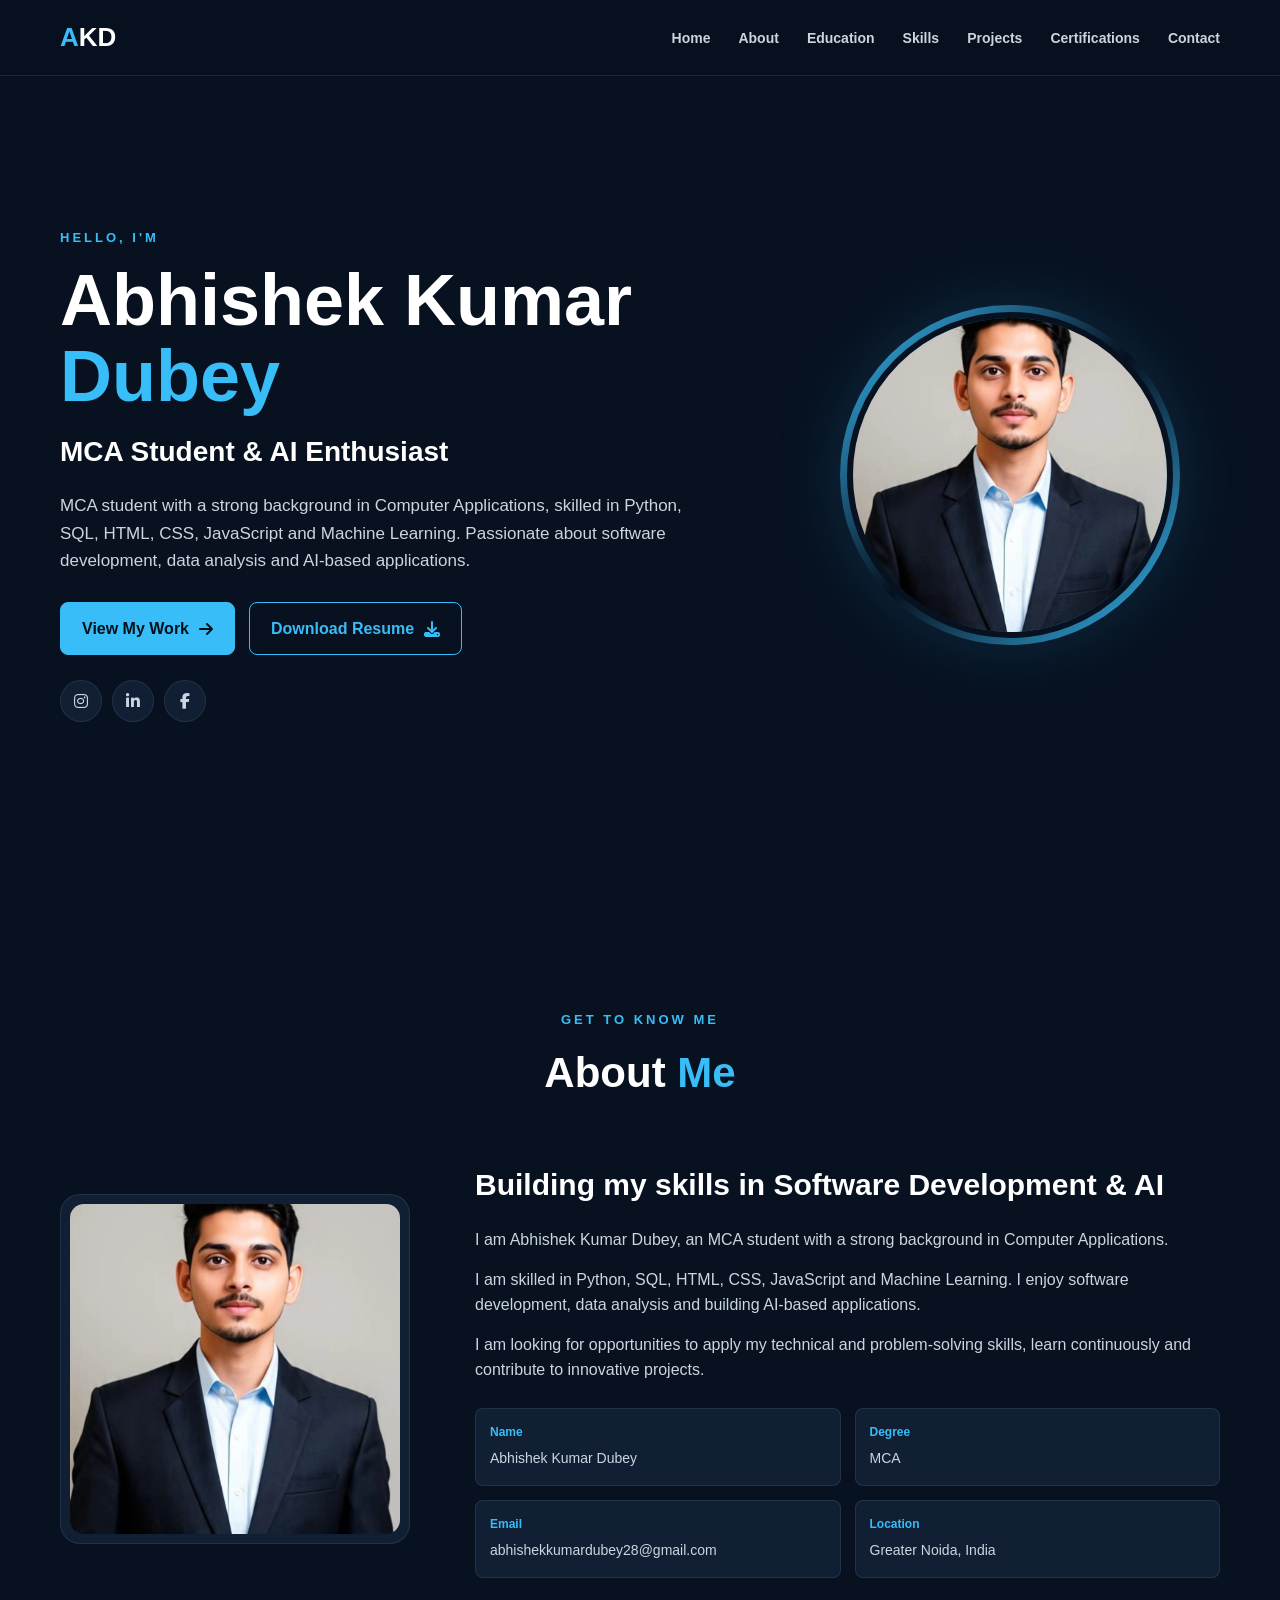
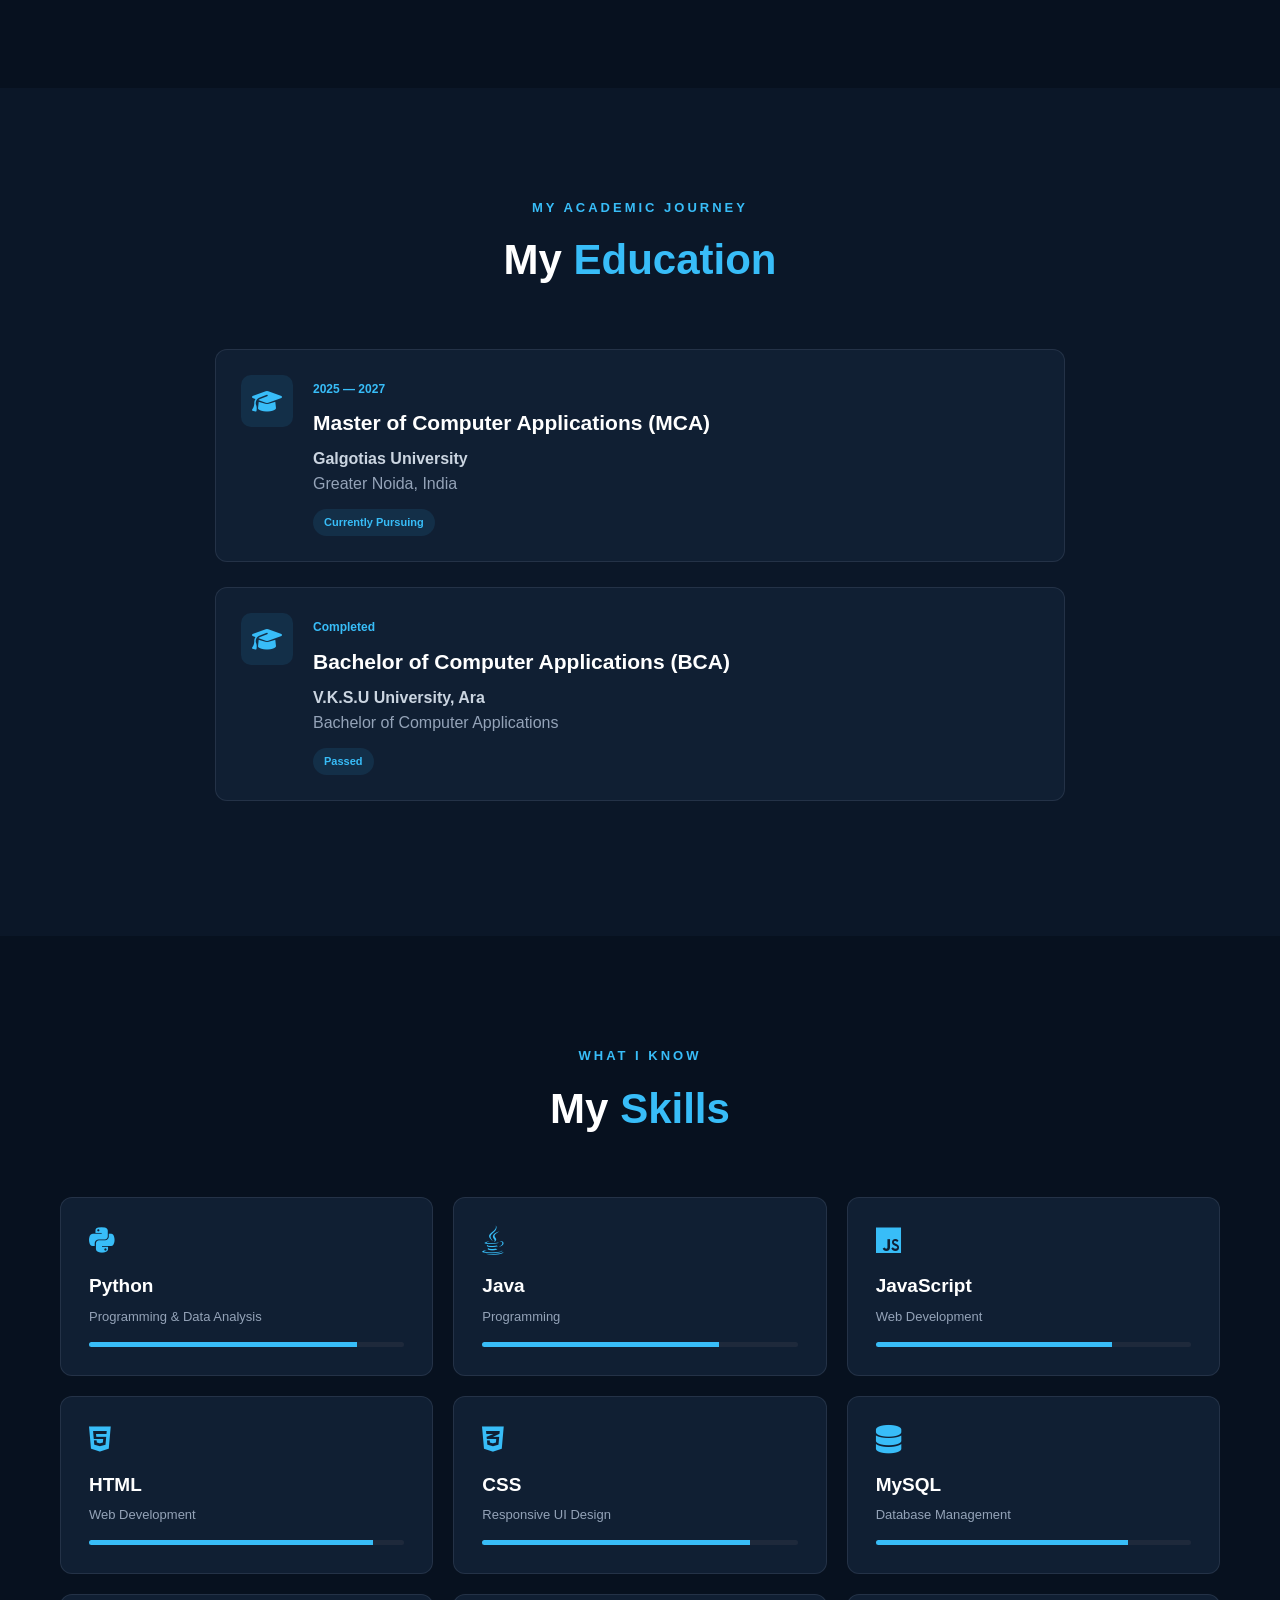
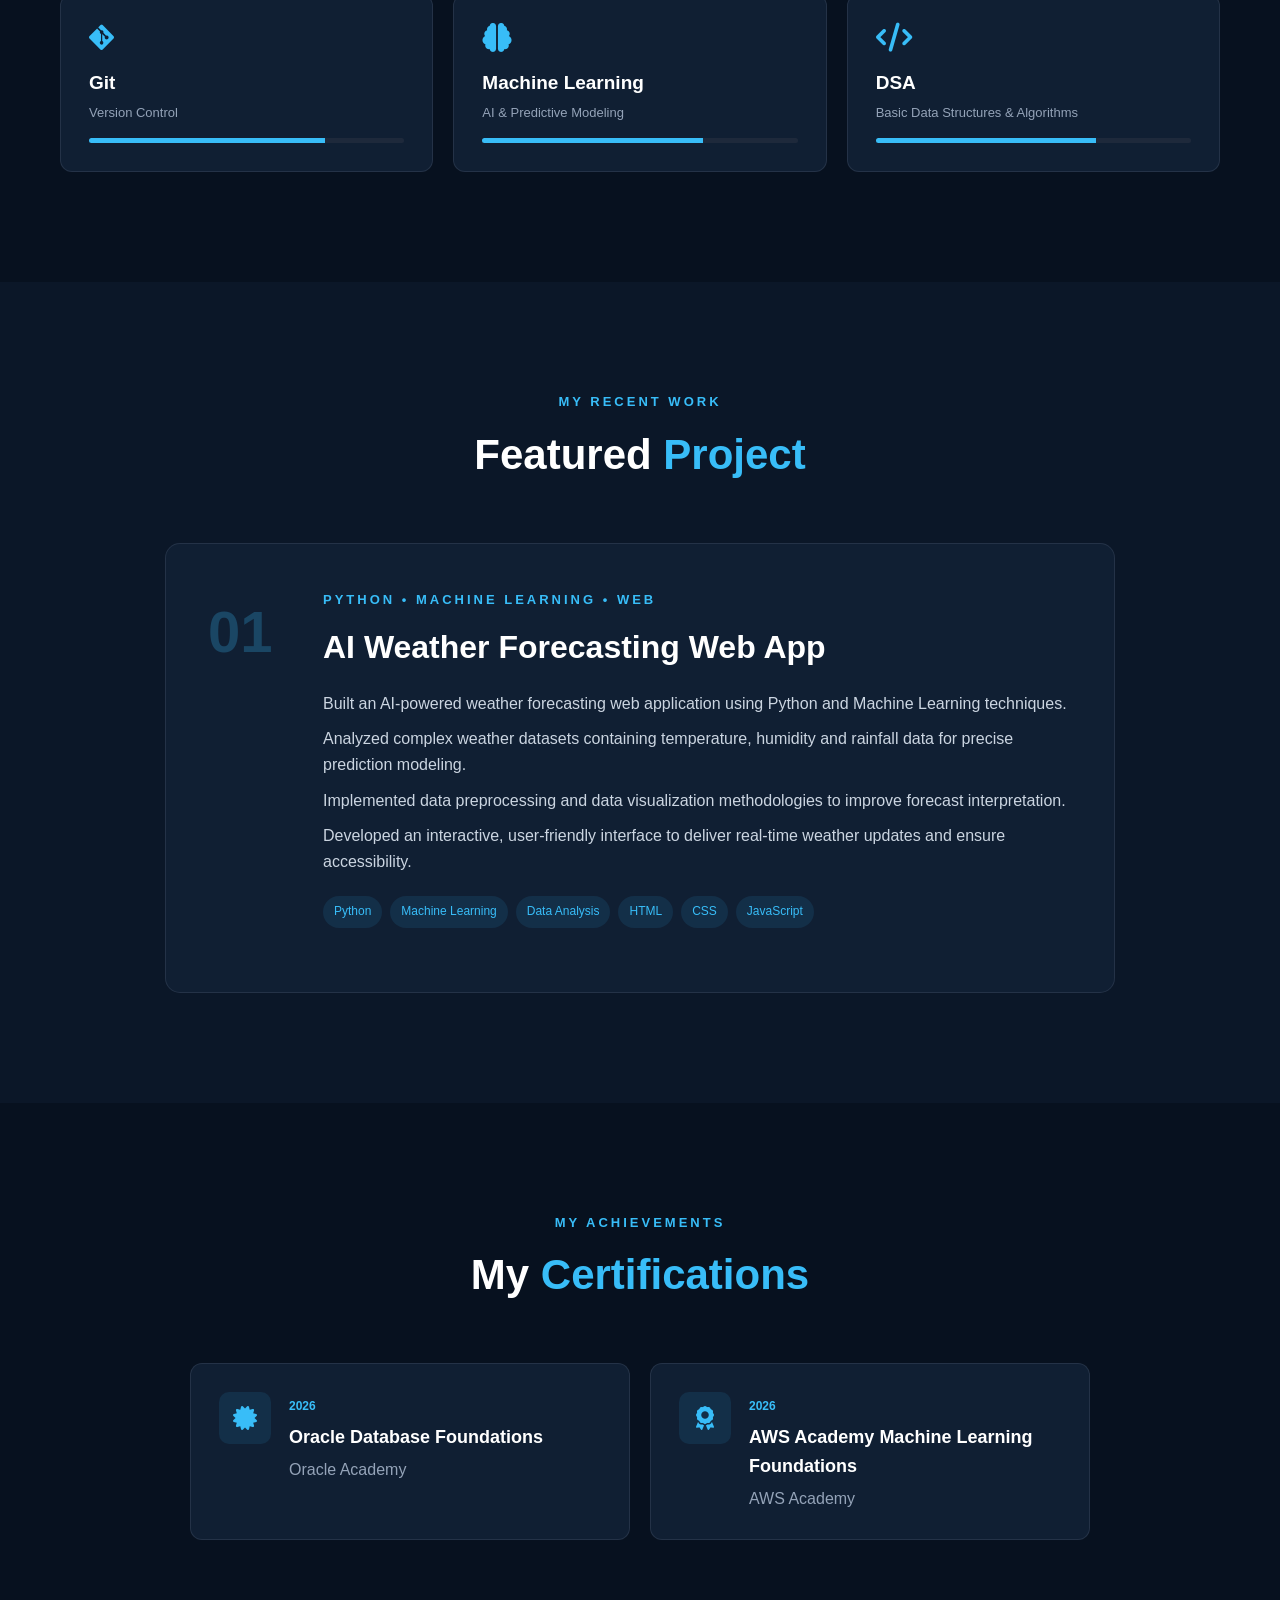
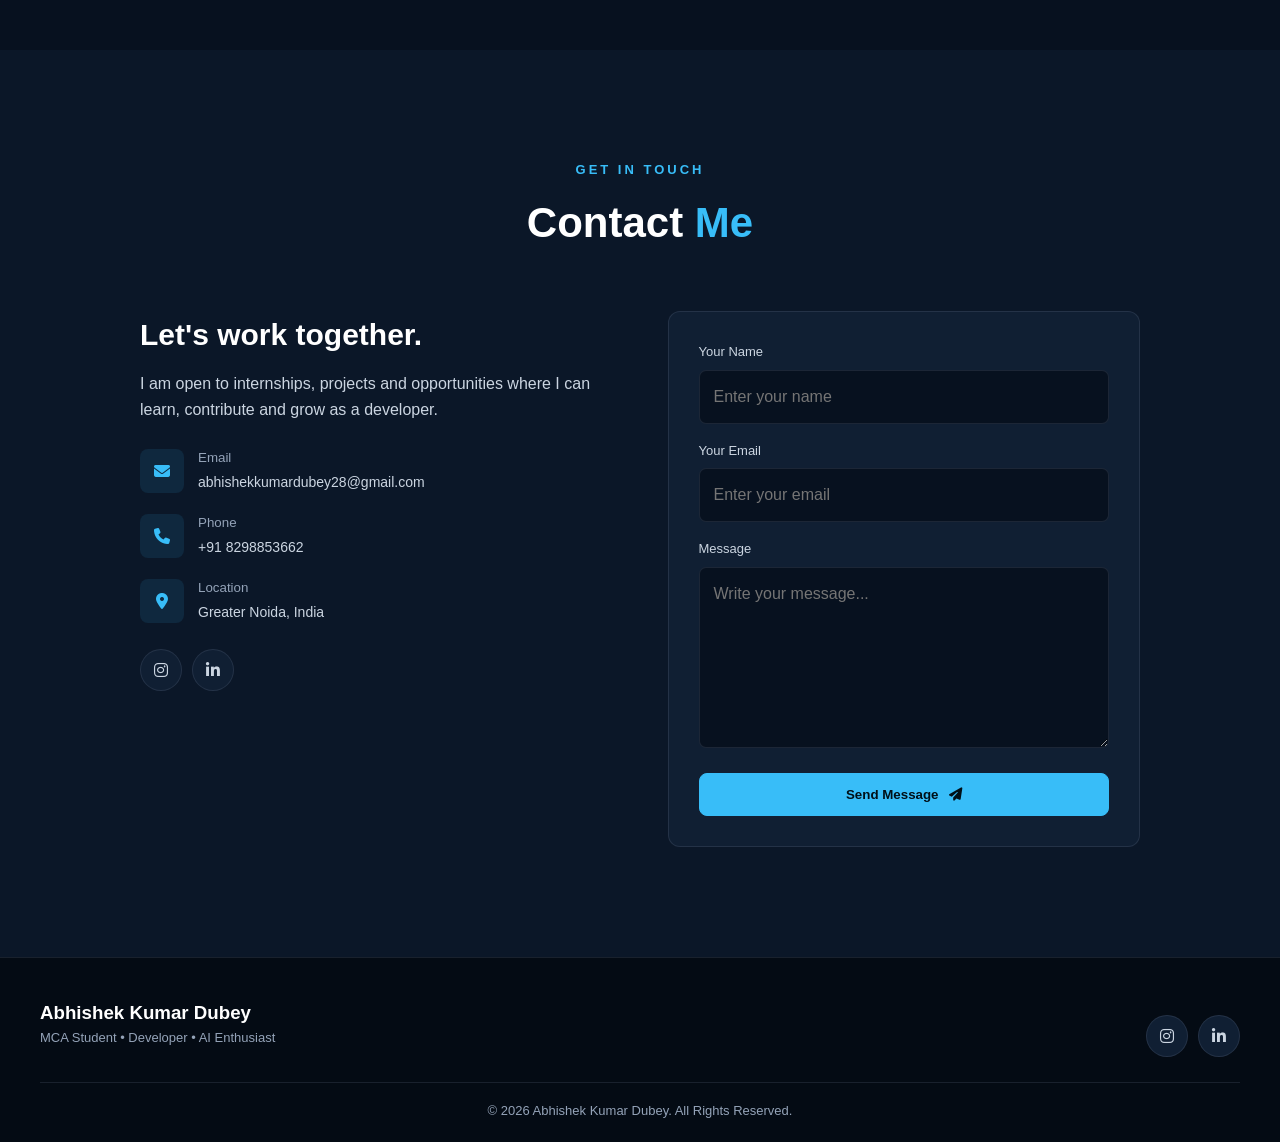
<file: index.html>
<!DOCTYPE html>
<html lang="en">
<head>
    <meta charset="UTF-8">
    <meta name="viewport" content="width=device-width, initial-scale=1.0">
    <meta name="description" content="Portfolio of Abhishek Kumar Dubey - MCA Student, Developer and AI Enthusiast.">
    <title>Abhishek Kumar Dubey | Portfolio</title>
    <link rel="stylesheet" href="style.css">
    <link rel="stylesheet" href="https://cdnjs.cloudflare.com/ajax/libs/font-awesome/6.5.2/css/all.min.css">
</head>
<body>

<header class="header">
    <nav class="navbar">
        <a href="#home" class="logo"><span>A</span>KD</a>

        <button class="menu-btn" id="menuBtn" aria-label="Open menu">
            <i class="fa-solid fa-bars"></i>
        </button>

        <ul class="nav-links" id="navLinks">
            <li><a href="#home">Home</a></li>
            <li><a href="#about">About</a></li>
            <li><a href="#education">Education</a></li>
            <li><a href="#skills">Skills</a></li>
            <li><a href="#projects">Projects</a></li>
            <li><a href="#certifications">Certifications</a></li>
            <li><a href="#contact">Contact</a></li>
        </ul>
    </nav>
</header>

<main>
<section class="hero" id="home">
    <div class="hero-content reveal">
        <p class="eyebrow">HELLO, I'M</p>
        <h1>Abhishek Kumar <span>Dubey</span></h1>
        <h2>MCA Student &amp; AI Enthusiast</h2>
        <p class="hero-text">
            MCA student with a strong background in Computer Applications,
            skilled in Python, SQL, HTML, CSS, JavaScript and Machine Learning.
            Passionate about software development, data analysis and AI-based applications.
        </p>

        <div class="hero-buttons">
            <a class="btn primary" href="#projects">View My Work <i class="fa-solid fa-arrow-right"></i></a>
            <a class="btn secondary" href="resume.pdf" download>Download Resume <i class="fa-solid fa-download"></i></a>
        </div>

        <div class="socials">
            <a href="https://www.instagram.com/iam__abhishek02" target="_blank" rel="noopener noreferrer" aria-label="Instagram">
                <i class="fa-brands fa-instagram"></i>
            </a>
            <a href="https://www.linkedin.com/in/abhishek-dubey-3974a4411" target="_blank" rel="noopener noreferrer" aria-label="LinkedIn">
                <i class="fa-brands fa-linkedin-in"></i>
            </a>
            <a href="https://www.facebook.com/chhotupandiAkd"
   target="_blank"
   rel="noopener noreferrer"
   aria-label="Facebook">
    <i class="fa-brands fa-facebook-f"></i>
</a>
        </div>
    </div>

    <div class="hero-photo reveal">
        <div class="photo-ring">
            <img src="my-profile.jpg2.jpeg" alt="Abhishek Kumar Dubey">
        </div>
    </div>
</section>

<section class="section" id="about">
    <div class="section-title">
        <p>GET TO KNOW ME</p>
        <h2>About <span>Me</span></h2>
    </div>

    <div class="about-grid">
        <div class="about-image reveal">
            <img src="my-profile.jpg2.jpeg" alt="Abhishek Kumar Dubey">
        </div>

        <div class="about-text reveal">
            <h3>Building my skills in Software Development &amp; AI</h3>
            <p>
                I am Abhishek Kumar Dubey, an MCA student with a strong background
                in Computer Applications.
            </p>
            <p>
                I am skilled in Python, SQL, HTML, CSS, JavaScript and Machine Learning.
                I enjoy software development, data analysis and building AI-based applications.
            </p>
            <p>
                I am looking for opportunities to apply my technical and problem-solving
                skills, learn continuously and contribute to innovative projects.
            </p>

            <div class="info-grid">
                <div><strong>Name</strong><span>Abhishek Kumar Dubey</span></div>
                <div><strong>Degree</strong><span>MCA</span></div>
                <div><strong>Email</strong><span>abhishekkumardubey28@gmail.com</span></div>
                <div><strong>Location</strong><span>Greater Noida, India</span></div>
            </div>
        </div>
    </div>
</section>

<section class="section alt" id="education">
    <div class="section-title">
        <p>MY ACADEMIC JOURNEY</p>
        <h2>My <span>Education</span></h2>
    </div>

    <div class="timeline">
        <article class="timeline-card reveal">
            <div class="timeline-icon"><i class="fa-solid fa-graduation-cap"></i></div>
            <div>
                <span class="date">2025 — 2027</span>
                <h3>Master of Computer Applications (MCA)</h3>
                <h4>Galgotias University</h4>
                <p>Greater Noida, India</p>
                <span class="badge">Currently Pursuing</span>
            </div>
        </article>

        <article class="timeline-card reveal">
            <div class="timeline-icon"><i class="fa-solid fa-graduation-cap"></i></div>
            <div>
                <span class="date">Completed</span>
                <h3>Bachelor of Computer Applications (BCA)</h3>
                <h4>V.K.S.U University, Ara</h4>
                <p>Bachelor of Computer Applications</p>
                <span class="badge">Passed</span>
            </div>
        </article>
    </div>
</section>

<section class="section" id="skills">
    <div class="section-title">
        <p>WHAT I KNOW</p>
        <h2>My <span>Skills</span></h2>
    </div>

    <div class="skills-grid">
        <article class="skill-card reveal"><i class="fa-brands fa-python"></i><h3>Python</h3><p>Programming &amp; Data Analysis</p><div class="bar"><span style="width:85%"></span></div></article>
        <article class="skill-card reveal"><i class="fa-brands fa-java"></i><h3>Java</h3><p>Programming</p><div class="bar"><span style="width:75%"></span></div></article>
        <article class="skill-card reveal"><i class="fa-brands fa-js"></i><h3>JavaScript</h3><p>Web Development</p><div class="bar"><span style="width:75%"></span></div></article>
        <article class="skill-card reveal"><i class="fa-brands fa-html5"></i><h3>HTML</h3><p>Web Development</p><div class="bar"><span style="width:90%"></span></div></article>
        <article class="skill-card reveal"><i class="fa-brands fa-css3-alt"></i><h3>CSS</h3><p>Responsive UI Design</p><div class="bar"><span style="width:85%"></span></div></article>
        <article class="skill-card reveal"><i class="fa-solid fa-database"></i><h3>MySQL</h3><p>Database Management</p><div class="bar"><span style="width:80%"></span></div></article>
        <article class="skill-card reveal"><i class="fa-brands fa-git-alt"></i><h3>Git</h3><p>Version Control</p><div class="bar"><span style="width:75%"></span></div></article>
        <article class="skill-card reveal"><i class="fa-solid fa-brain"></i><h3>Machine Learning</h3><p>AI &amp; Predictive Modeling</p><div class="bar"><span style="width:70%"></span></div></article>
        <article class="skill-card reveal"><i class="fa-solid fa-code"></i><h3>DSA</h3><p>Basic Data Structures &amp; Algorithms</p><div class="bar"><span style="width:70%"></span></div></article>
    </div>
</section>

<section class="section alt" id="projects">
    <div class="section-title">
        <p>MY RECENT WORK</p>
        <h2>Featured <span>Project</span></h2>
    </div>

    <article class="project-card reveal">
        <div class="project-number">01</div>
        <div>
            <span class="project-type">PYTHON • MACHINE LEARNING • WEB</span>
            <h3>AI Weather Forecasting Web App</h3>
            <p>Built an AI-powered weather forecasting web application using Python and Machine Learning techniques.</p>
            <p>Analyzed complex weather datasets containing temperature, humidity and rainfall data for precise prediction modeling.</p>
            <p>Implemented data preprocessing and data visualization methodologies to improve forecast interpretation.</p>
            <p>Developed an interactive, user-friendly interface to deliver real-time weather updates and ensure accessibility.</p>

            <div class="tags">
                <span>Python</span><span>Machine Learning</span><span>Data Analysis</span>
                <span>HTML</span><span>CSS</span><span>JavaScript</span>
            </div>
        </div>
    </article>
</section>

<section class="section" id="certifications">
    <div class="section-title">
        <p>MY ACHIEVEMENTS</p>
        <h2>My <span>Certifications</span></h2>
    </div>

    <div class="cert-grid">
        <article class="cert-card reveal">
            <div class="cert-icon"><i class="fa-solid fa-certificate"></i></div>
            <div><span class="date">2026</span><h3>Oracle Database Foundations</h3><p>Oracle Academy</p></div>
        </article>

        <article class="cert-card reveal">
            <div class="cert-icon"><i class="fa-solid fa-award"></i></div>
            <div><span class="date">2026</span><h3>AWS Academy Machine Learning Foundations</h3><p>AWS Academy</p></div>
        </article>
    </div>
</section>

<section class="section alt" id="contact">
    <div class="section-title">
        <p>GET IN TOUCH</p>
        <h2>Contact <span>Me</span></h2>
    </div>

    <div class="contact-grid">
        <div class="contact-info reveal">
            <h3>Let's work together.</h3>
            <p>I am open to internships, projects and opportunities where I can learn, contribute and grow as a developer.</p>

            <div class="contact-item">
                <i class="fa-solid fa-envelope"></i>
                <div><small>Email</small><a href="mailto:abhishekkumardubey28@gmail.com">abhishekkumardubey28@gmail.com</a></div>
            </div>

            <div class="contact-item">
                <i class="fa-solid fa-phone"></i>
                <div><small>Phone</small><a href="tel:+918298853662">+91 8298853662</a></div>
            </div>

            <div class="contact-item">
                <i class="fa-solid fa-location-dot"></i>
                <div><small>Location</small><span>Greater Noida, India</span></div>
            </div>

            <div class="socials">
                <a href="https://www.instagram.com/iam__abhishek02" target="_blank" rel="noopener noreferrer" aria-label="Instagram"><i class="fa-brands fa-instagram"></i></a>
                <a href="https://www.linkedin.com/in/abhishek-dubey-3974a4411" target="_blank" rel="noopener noreferrer" aria-label="LinkedIn"><i class="fa-brands fa-linkedin-in"></i></a>
            </div>
        </div>

        <form class="contact-form reveal" id="contactForm">
            <label for="name">Your Name</label>
            <input id="name" type="text" placeholder="Enter your name" required>

            <label for="email">Your Email</label>
            <input id="email" type="email" placeholder="Enter your email" required>

            <label for="message">Message</label>
            <textarea id="message" rows="6" placeholder="Write your message..." required></textarea>

            <button class="btn primary" type="submit">Send Message <i class="fa-solid fa-paper-plane"></i></button>
        </form>
    </div>
</section>
</main>

<footer>
    <div class="footer-inner">
        <div>
            <h3>Abhishek Kumar Dubey</h3>
            <p>MCA Student • Developer • AI Enthusiast</p>
        </div>
        <div class="socials">
            <a href="https://www.instagram.com/iam__abhishek02" target="_blank" rel="noopener noreferrer" aria-label="Instagram"><i class="fa-brands fa-instagram"></i></a>
            <a href="https://www.linkedin.com/in/abhishek-dubey-3974a4411" target="_blank" rel="noopener noreferrer" aria-label="LinkedIn"><i class="fa-brands fa-linkedin-in"></i></a>
        </div>
    </div>
    <p class="copyright">© <span id="year"></span> Abhishek Kumar Dubey. All Rights Reserved.</p>
</footer>

<script src="script.js"></script>
</body>
</html>
</file>
<file: style.css>
*{margin:0;padding:0;box-sizing:border-box}
:root{--bg:#07111f;--alt:#0b1728;--card:#101f33;--primary:#38bdf8;--white:#fff;--text:#cbd5e1;--muted:#94a3b8;--border:rgba(148,163,184,.15)}
html{scroll-behavior:smooth}
body{font-family:Arial,Helvetica,sans-serif;background:var(--bg);color:var(--white);line-height:1.6}
a{text-decoration:none;color:inherit}img{display:block;max-width:100%}
section{scroll-margin-top:75px}
.header{position:fixed;top:0;left:0;width:100%;z-index:1000;background:rgba(7,17,31,.92);backdrop-filter:blur(14px);border-bottom:1px solid var(--border)}
.navbar{height:75px;max-width:1200px;margin:auto;padding:0 20px;display:flex;align-items:center;justify-content:space-between}
.logo{font-size:26px;font-weight:800}.logo span{color:var(--primary)}
.nav-links{list-style:none;display:flex;gap:28px}.nav-links a{font-size:14px;font-weight:700;color:var(--text);transition:.3s}.nav-links a:hover{color:var(--primary)}
.menu-btn{display:none;border:0;background:none;color:#fff;font-size:24px;cursor:pointer}
.hero{min-height:100vh;max-width:1200px;margin:auto;padding:130px 20px 80px;display:flex;align-items:center;justify-content:space-between;gap:60px}
.hero-content{flex:1}.eyebrow,.section-title p,.project-type{color:var(--primary);font-weight:800;letter-spacing:3px;font-size:13px}
.hero h1{font-size:clamp(42px,6vw,72px);line-height:1.05;margin:15px 0}.hero h1 span,.section-title h2 span{color:var(--primary)}
.hero h2{font-size:28px;margin-bottom:18px}.hero-text{max-width:650px;color:var(--text);font-size:17px}
.hero-buttons{display:flex;gap:14px;flex-wrap:wrap;margin-top:28px}
.btn{display:inline-flex;align-items:center;justify-content:center;gap:10px;padding:13px 21px;border-radius:8px;font-weight:800;transition:.3s;cursor:pointer}
.primary{background:var(--primary);color:#001018;border:1px solid var(--primary)}.primary:hover{transform:translateY(-3px);background:#7dd3fc}
.secondary{border:1px solid var(--primary);color:var(--primary)}.secondary:hover{background:var(--primary);color:#001018;transform:translateY(-3px)}
.socials{display:flex;gap:10px;margin-top:25px}.socials a{width:42px;height:42px;border-radius:50%;display:flex;align-items:center;justify-content:center;background:var(--card);border:1px solid var(--border);color:var(--text);transition:.3s}.socials a:hover{background:var(--primary);color:#001018;transform:translateY(-4px)}
.hero-photo{width:420px;height:420px;display:flex;align-items:center;justify-content:center;position:relative}
.photo-ring{width:340px;height:340px;padding:7px;border-radius:50%;background:linear-gradient(135deg,var(--primary),transparent,var(--primary));box-shadow:0 0 70px rgba(56,189,248,.16)}
.photo-ring img{width:100%;height:100%;object-fit:cover;border-radius:50%;border:6px solid var(--bg)}
.section{max-width:1200px;margin:auto;padding:110px 20px}.alt{max-width:none;background:var(--alt)}
.section-title{text-align:center;margin-bottom:55px}.section-title h2{font-size:42px;margin-top:8px}
.about-grid{display:grid;grid-template-columns:350px 1fr;gap:65px;align-items:center}
.about-image{padding:9px;background:var(--card);border:1px solid var(--border);border-radius:20px}.about-image img{width:100%;aspect-ratio:1;object-fit:cover;border-radius:14px}
.about-text h3{font-size:30px;margin-bottom:18px}.about-text p{color:var(--text);margin-bottom:14px}
.info-grid{display:grid;grid-template-columns:1fr 1fr;gap:14px;margin-top:25px}.info-grid div{padding:14px;background:var(--card);border:1px solid var(--border);border-radius:8px}.info-grid strong{display:block;color:var(--primary);font-size:12px;margin-bottom:3px}.info-grid span{font-size:14px;color:var(--text);word-break:break-word}
.timeline{max-width:850px;margin:auto}.timeline-card{display:flex;gap:20px;padding:25px;margin-bottom:25px;background:var(--card);border:1px solid var(--border);border-radius:12px}.timeline-icon,.cert-icon{width:52px;height:52px;flex-shrink:0;border-radius:10px;display:flex;align-items:center;justify-content:center;background:rgba(56,189,248,.1);color:var(--primary);font-size:24px}.date{color:var(--primary);font-size:12px;font-weight:800}.timeline-card h3{font-size:21px;margin:6px 0}.timeline-card h4{color:var(--text)}.timeline-card p,.cert-card p{color:var(--muted)}.badge{display:inline-block;margin-top:12px;padding:5px 11px;border-radius:20px;background:rgba(56,189,248,.1);color:var(--primary);font-size:11px;font-weight:700}
.skills-grid{display:grid;grid-template-columns:repeat(3,1fr);gap:20px}.skill-card{padding:28px;background:var(--card);border:1px solid var(--border);border-radius:12px;transition:.3s}.skill-card:hover{transform:translateY(-6px);border-color:rgba(56,189,248,.4)}.skill-card>i{font-size:29px;color:var(--primary);margin-bottom:16px}.skill-card h3{font-size:19px}.skill-card p{font-size:13px;color:var(--muted);margin:5px 0 14px}.bar{height:5px;background:#1e293b;border-radius:20px;overflow:hidden}.bar span{display:block;height:100%;background:var(--primary)}
.project-card{max-width:950px;margin:auto;padding:42px;display:grid;grid-template-columns:90px 1fr;gap:25px;background:var(--card);border:1px solid var(--border);border-radius:15px}.project-number{font-size:58px;font-weight:900;color:rgba(56,189,248,.25)}.project-card h3{font-size:32px;margin:10px 0 18px}.project-card p{color:var(--text);margin-bottom:10px}.tags{display:flex;gap:8px;flex-wrap:wrap;margin:22px 0}.tags span{padding:6px 11px;border-radius:20px;background:rgba(56,189,248,.1);color:var(--primary);font-size:12px}
.cert-grid{max-width:900px;margin:auto;display:grid;grid-template-columns:1fr 1fr;gap:20px}.cert-card{display:flex;gap:18px;padding:28px;background:var(--card);border:1px solid var(--border);border-radius:12px}.cert-card h3{font-size:18px;margin:5px 0}
.contact-grid{max-width:1000px;margin:auto;display:grid;grid-template-columns:1fr 1fr;gap:55px}.contact-info h3{font-size:30px;margin-bottom:12px}.contact-info>p{color:var(--text);margin-bottom:25px}.contact-item{display:flex;gap:14px;align-items:center;margin:18px 0}.contact-item>i{width:44px;height:44px;display:flex;align-items:center;justify-content:center;border-radius:8px;background:rgba(56,189,248,.1);color:var(--primary)}.contact-item small{display:block;color:var(--muted)}.contact-item a,.contact-item span{font-size:14px;color:var(--text);word-break:break-word}.contact-item a:hover{color:var(--primary)}
.contact-form{padding:30px;background:var(--card);border:1px solid var(--border);border-radius:12px}.contact-form label{display:block;color:var(--text);font-size:13px;margin:0 0 7px}.contact-form input,.contact-form textarea{width:100%;padding:13px 14px;margin-bottom:17px;background:var(--bg);border:1px solid var(--border);border-radius:7px;color:#fff;outline:none;font:inherit}.contact-form input:focus,.contact-form textarea:focus{border-color:var(--primary)}.contact-form textarea{resize:vertical}.contact-form button{width:100%}
footer{padding:32px 20px 20px;background:#040b14;border-top:1px solid var(--border)}.footer-inner{max-width:1200px;margin:auto;display:flex;align-items:center;justify-content:space-between;gap:20px}.footer-inner p{color:var(--muted);font-size:13px}.copyright{max-width:1200px;margin:25px auto 0;padding-top:18px;border-top:1px solid var(--border);text-align:center;color:var(--muted);font-size:13px}
.reveal{opacity:0;transform:translateY(25px);transition:opacity .7s ease,transform .7s ease}.reveal.show{opacity:1;transform:translateY(0)}
@media(max-width:900px){.hero{gap:30px}.hero-photo{width:340px;height:340px}.photo-ring{width:280px;height:280px}.about-grid{grid-template-columns:280px 1fr;gap:35px}.skills-grid{grid-template-columns:1fr 1fr}}
@media(max-width:768px){.navbar{height:65px}.menu-btn{display:block}.nav-links{display:none;position:absolute;top:65px;left:0;width:100%;padding:20px;flex-direction:column;background:var(--bg);border-bottom:1px solid var(--border)}.nav-links.active{display:flex}.hero{min-height:auto;flex-direction:column-reverse;text-align:center;padding-top:110px}.hero-text{margin:auto}.hero-buttons,.socials{justify-content:center}.hero-photo{width:290px;height:290px}.photo-ring{width:235px;height:235px}.about-grid,.contact-grid{grid-template-columns:1fr}.about-image{max-width:300px;margin:auto}.about-text{text-align:center}.info-grid{text-align:left}.skills-grid,.cert-grid{grid-template-columns:1fr}.project-card{grid-template-columns:1fr;padding:30px}.project-number{font-size:45px}.footer-inner{flex-direction:column;text-align:center}}
@media(max-width:480px){.section{padding:80px 15px}.section-title h2{font-size:34px}.hero h1{font-size:41px}.hero h2{font-size:22px}.hero-buttons{flex-direction:column}.skills-grid{grid-template-columns:1fr}.info-grid{grid-template-columns:1fr}.project-card h3{font-size:26px}.contact-form{padding:20px}}
</file>
